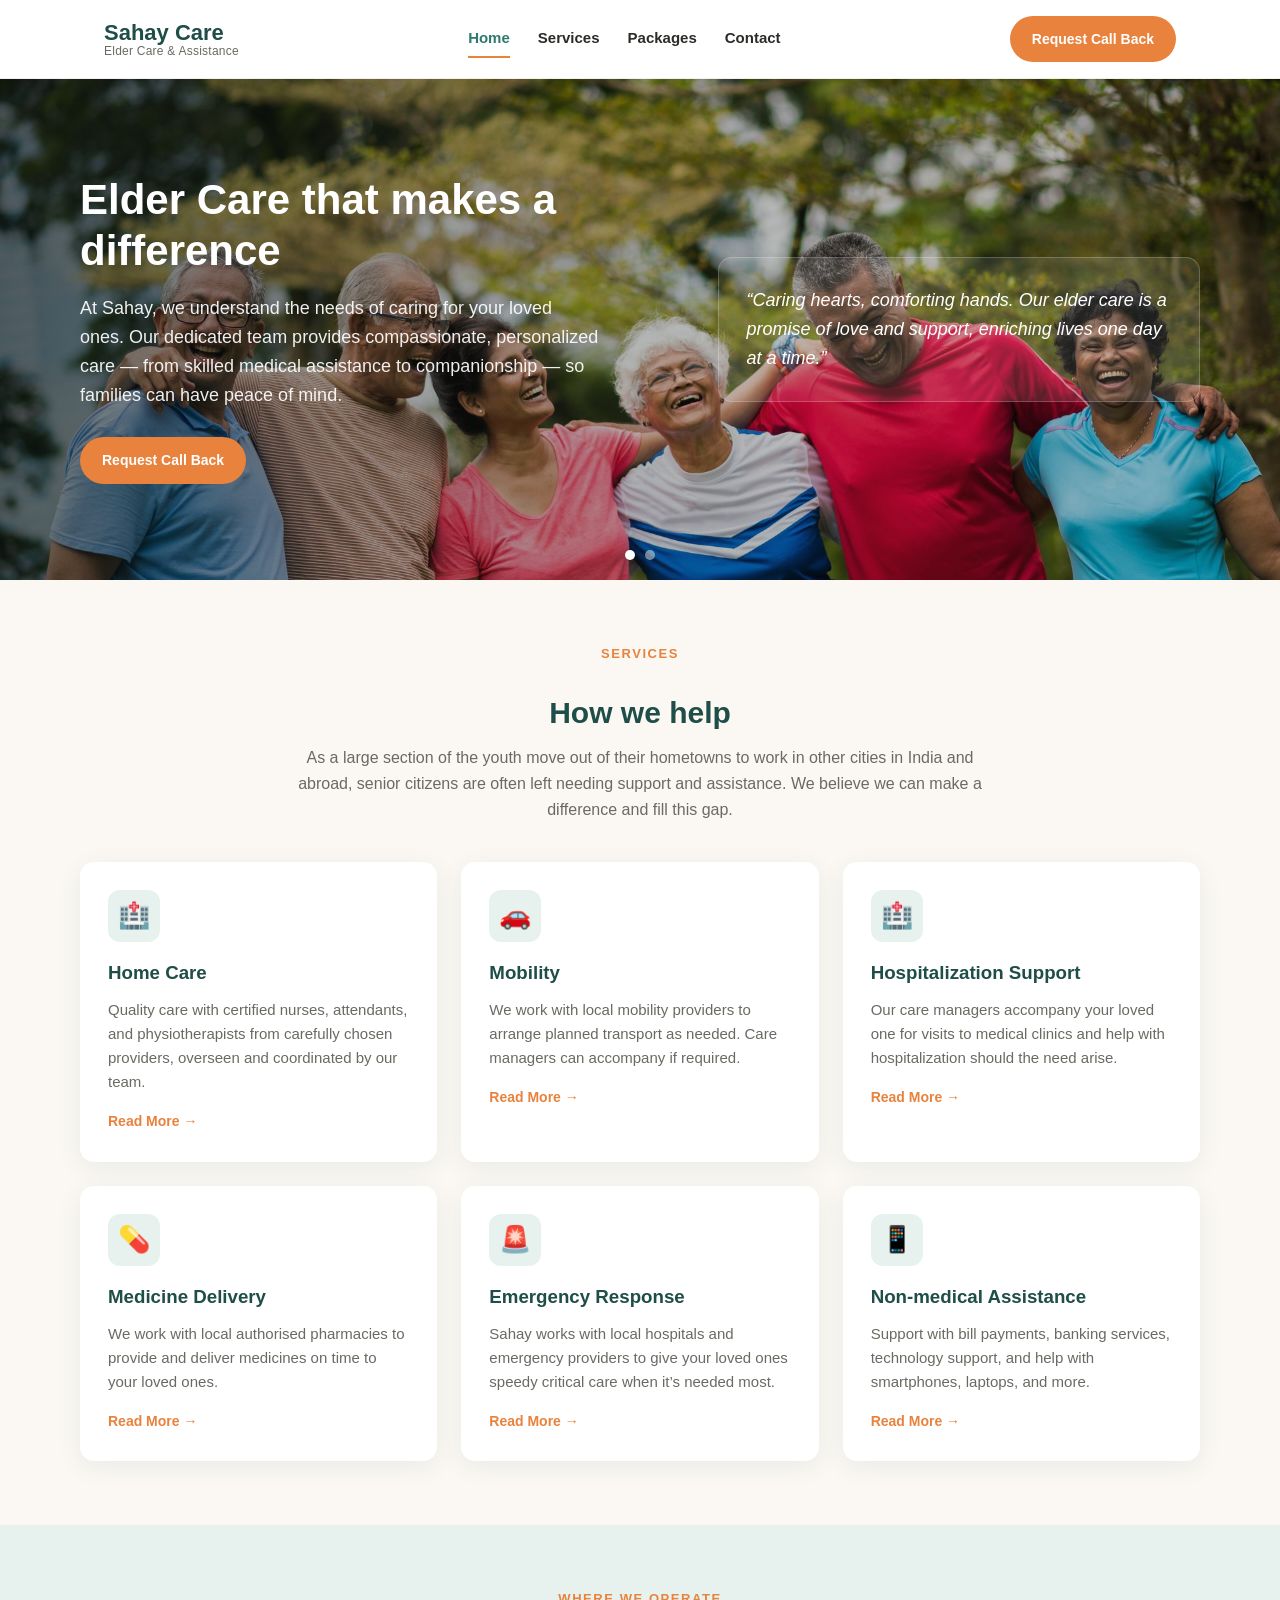
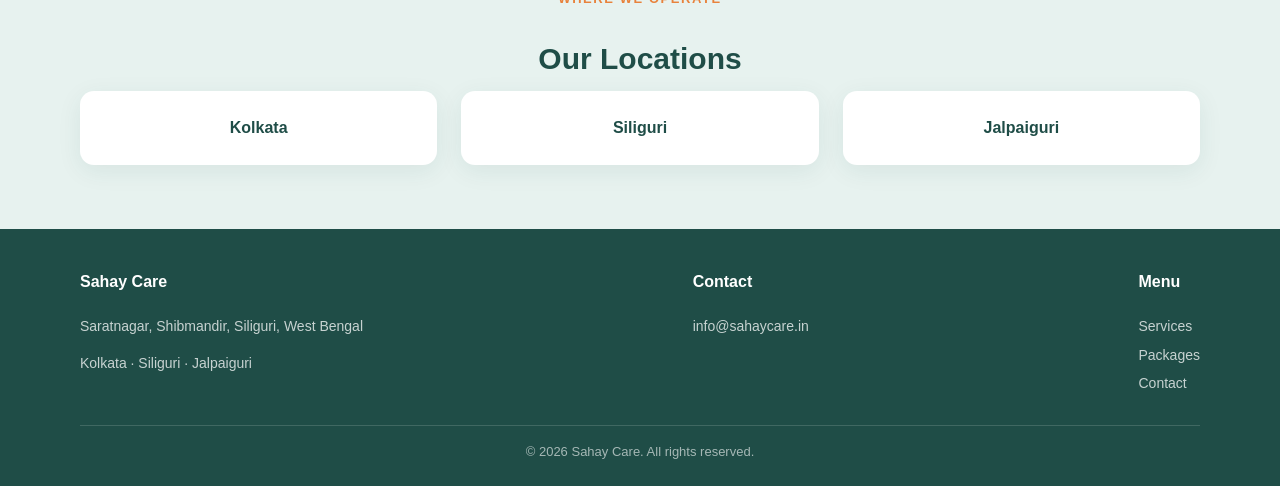
<file: index.html>
<!DOCTYPE html>
<html lang="en">
<head>
<meta charset="UTF-8" />
<meta name="viewport" content="width=device-width, initial-scale=1.0" />
<title>Sahay Care | Elder Care & Medical Assistance | Siliguri, West Bengal</title>
<meta name="description" content="Sahay Care provides compassionate elder care and medical & non-medical assistance in Siliguri, Kolkata and Jalpaiguri, West Bengal." />
<link rel="stylesheet" href="style.css?v=2" />
</head>
<body>

<header class="site-header">
  <div class="nav-wrap">
    <a href="index.html" class="brand">
      <span class="name">Sahay Care</span>
      <span class="tagline">Elder Care &amp; Assistance</span>
    </a>
    <nav class="main-nav">
      <a href="index.html" class="active">Home</a>
      <a href="services.html">Services</a>
      <a href="pricing.html">Packages</a>
      <a href="contact.html">Contact</a>
    </nav>
    <div class="nav-cta">
      <a href="contact.html" class="btn btn-primary">Request Call Back</a>
      <button class="menu-toggle" aria-label="Toggle menu">&#9776;</button>
    </div>
  </div>
</header>

<section class="hero">
  <div class="hero-slides">
    <div class="hero-slide active" style="background-image:url('images/laughter.jpg')"></div>
    <div class="hero-slide" style="background-image:url('images/hospitalization.jpg')"></div>
  </div>
  <div class="hero-overlay"></div>
  <div class="hero-inner">
    <div>
      <h1>Elder Care that makes a difference</h1>
      <p class="lede">At Sahay, we understand the needs of caring for your loved ones. Our dedicated team provides compassionate, personalized care &mdash; from skilled medical assistance to companionship &mdash; so families can have peace of mind.</p>
      <a href="contact.html" class="btn btn-primary">Request Call Back</a>
    </div>
    <div class="quote-card">
      &ldquo;Caring hearts, comforting hands. Our elder care is a promise of love and support, enriching lives one day at a time.&rdquo;
    </div>
  </div>
  <div class="hero-dots">
    <button class="hero-dot active" data-slide="0" aria-label="Show slide 1"></button>
    <button class="hero-dot" data-slide="1" aria-label="Show slide 2"></button>
  </div>
</section>

<section>
  <div class="section-eyebrow">Services</div>
  <h2 class="section-title">How we help</h2>
  <p class="section-lede">As a large section of the youth move out of their hometowns to work in other cities in India and abroad, senior citizens are often left needing support and assistance. We believe we can make a difference and fill this gap.</p>

  <div class="card-grid">
    <div class="card">
      <div class="icon">&#127973;</div>
      <h3>Home Care</h3>
      <p>Quality care with certified nurses, attendants, and physiotherapists from carefully chosen providers, overseen and coordinated by our team.</p>
      <a href="services.html#home-care" class="link">Read More &rarr;</a>
    </div>
    <div class="card">
      <div class="icon">&#128663;</div>
      <h3>Mobility</h3>
      <p>We work with local mobility providers to arrange planned transport as needed. Care managers can accompany if required.</p>
      <a href="services.html#mobility" class="link">Read More &rarr;</a>
    </div>
    <div class="card">
      <div class="icon">&#127973;&#65039;</div>
      <h3>Hospitalization Support</h3>
      <p>Our care managers accompany your loved one for visits to medical clinics and help with hospitalization should the need arise.</p>
      <a href="services.html#hospitalization-support" class="link">Read More &rarr;</a>
    </div>
    <div class="card">
      <div class="icon">&#128138;</div>
      <h3>Medicine Delivery</h3>
      <p>We work with local authorised pharmacies to provide and deliver medicines on time to your loved ones.</p>
      <a href="services.html#medicine-delivery" class="link">Read More &rarr;</a>
    </div>
    <div class="card">
      <div class="icon">&#128680;</div>
      <h3>Emergency Response</h3>
      <p>Sahay works with local hospitals and emergency providers to give your loved ones speedy critical care when it&rsquo;s needed most.</p>
      <a href="services.html#emergency-response" class="link">Read More &rarr;</a>
    </div>
    <div class="card">
      <div class="icon">&#128241;</div>
      <h3>Non-medical Assistance</h3>
      <p>Support with bill payments, banking services, technology support, and help with smartphones, laptops, and more.</p>
      <a href="services.html#non-medical-assistance" class="link">Read More &rarr;</a>
    </div>
  </div>
</section>

<section class="locations">
  <div class="section-eyebrow">Where we operate</div>
  <h2 class="section-title">Our Locations</h2>
  <div class="location-grid">
    <div class="loc"><h4>Kolkata</h4></div>
    <div class="loc"><h4>Siliguri</h4></div>
    <div class="loc"><h4>Jalpaiguri</h4></div>
  </div>
</section>

<footer class="site-footer">
  <div class="footer-inner">
    <div class="col">
      <h4>Sahay Care</h4>
      <p>Saratnagar, Shibmandir, Siliguri, West Bengal</p>
      <p>Kolkata &middot; Siliguri &middot; Jalpaiguri</p>
    </div>
    <div class="col">
      <h4>Contact</h4>
      <a href="mailto:info@sahaycare.in">info@sahaycare.in</a>
    </div>
    <div class="col">
      <h4>Menu</h4>
      <a href="services.html">Services</a>
      <a href="pricing.html">Packages</a>
      <a href="contact.html">Contact</a>
    </div>
  </div>
  <div class="footer-bottom">&copy; <span id="year"></span> Sahay Care. All rights reserved.</div>
</footer>

<script src="script.js?v=2"></script>
<script>document.getElementById("year").textContent = new Date().getFullYear();</script>
</body>
</html>
</file>
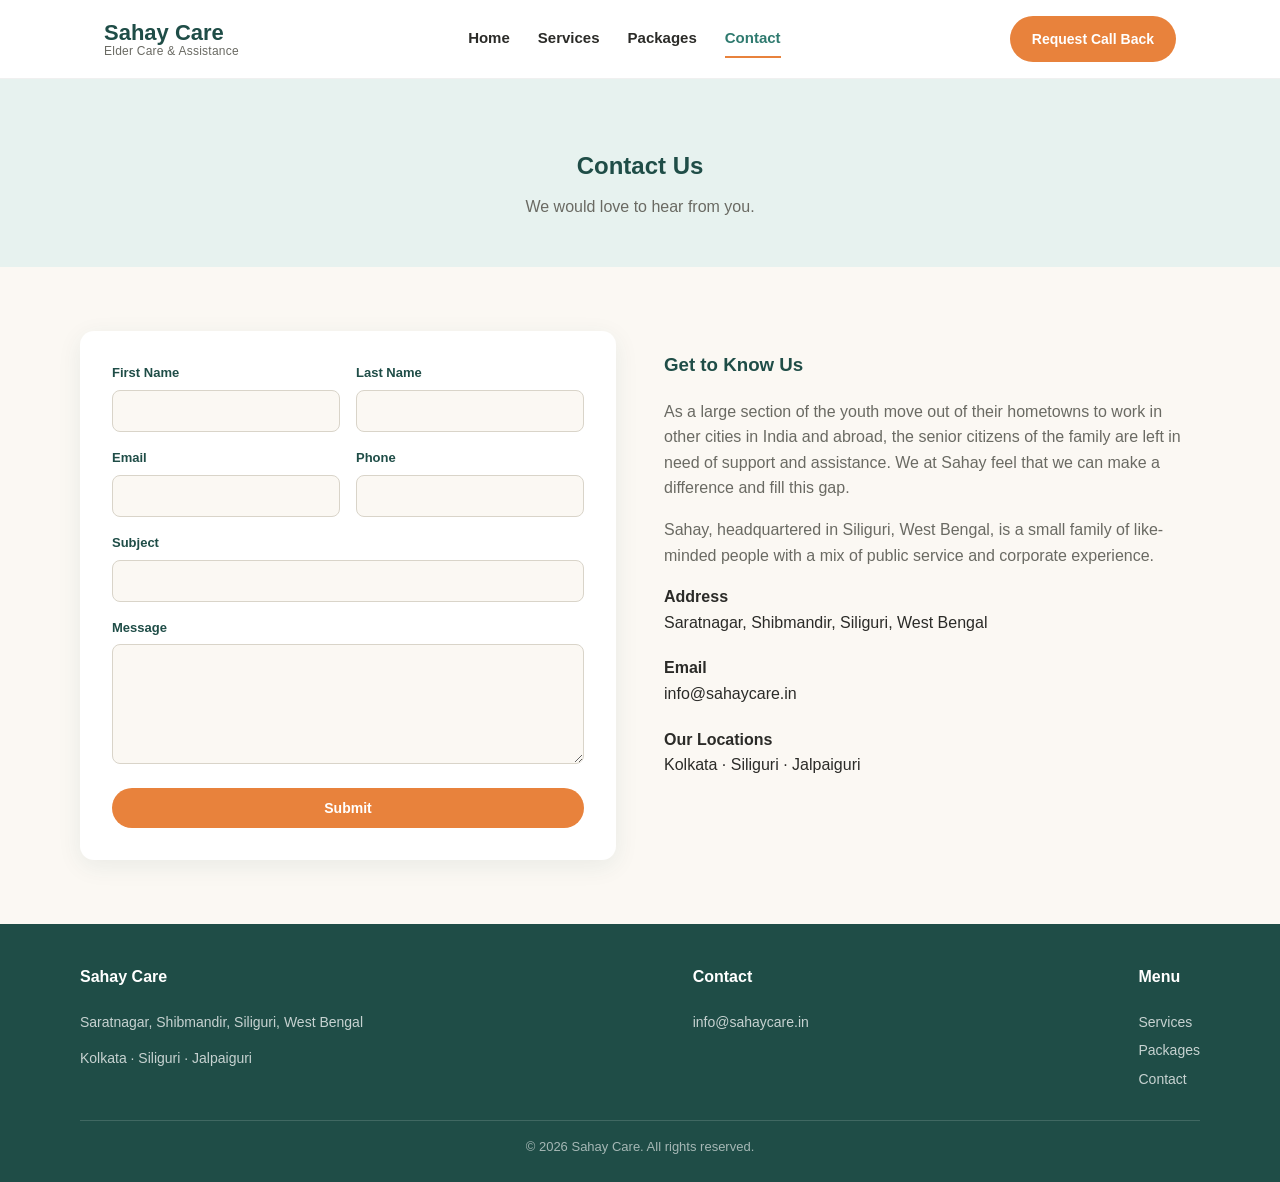
<file: contact.html>
<!DOCTYPE html>
<html lang="en">
<head>
<meta charset="UTF-8" />
<meta name="viewport" content="width=device-width, initial-scale=1.0" />
<title>Contact | Sahay Care</title>
<meta name="description" content="Get in touch with Sahay Care for elder care and medical assistance in Siliguri, Kolkata and Jalpaiguri." />
<link rel="stylesheet" href="style.css?v=2" />
</head>
<body>

<header class="site-header">
  <div class="nav-wrap">
    <a href="index.html" class="brand">
      <span class="name">Sahay Care</span>
      <span class="tagline">Elder Care &amp; Assistance</span>
    </a>
    <nav class="main-nav">
      <a href="index.html">Home</a>
      <a href="services.html">Services</a>
      <a href="pricing.html">Packages</a>
      <a href="contact.html" class="active">Contact</a>
    </nav>
    <div class="nav-cta">
      <a href="contact.html" class="btn btn-primary">Request Call Back</a>
      <button class="menu-toggle" aria-label="Toggle menu">&#9776;</button>
    </div>
  </div>
</header>

<section class="page-hero">
  <h1>Contact Us</h1>
  <p>We would love to hear from you.</p>
</section>

<section>
  <div class="contact-wrap">
    <form class="contact-form" id="contact-form">
      <!-- Get a free Access Key at https://web3forms.com and paste it below -->
      <input type="hidden" name="access_key" value="e7c13be3-dbc7-477a-8908-1d0971899917" />
      <input type="hidden" name="subject" value="New enquiry from Sahay Care website" />
      <input type="checkbox" name="botcheck" style="display:none" />

      <div class="row">
        <div>
          <label for="first_name">First Name</label>
          <input type="text" id="first_name" name="First Name" required />
        </div>
        <div>
          <label for="last_name">Last Name</label>
          <input type="text" id="last_name" name="Last Name" required />
        </div>
      </div>
      <div class="row">
        <div>
          <label for="email">Email</label>
          <input type="email" id="email" name="email" required />
        </div>
        <div>
          <label for="phone">Phone</label>
          <input type="tel" id="phone" name="Phone" />
        </div>
      </div>
      <div>
        <label for="subject_field">Subject</label>
        <input type="text" id="subject_field" name="Subject" />
      </div>
      <div>
        <label for="message">Message</label>
        <textarea id="message" name="Message" required></textarea>
      </div>
      <button type="submit" class="btn btn-primary">Submit</button>
      <div class="form-status" id="form-status"></div>
    </form>

    <div class="info-block">
      <h3>Get to Know Us</h3>
      <p>As a large section of the youth move out of their hometowns to work in other cities in India and abroad, the senior citizens of the family are left in need of support and assistance. We at Sahay feel that we can make a difference and fill this gap.</p>
      <p>Sahay, headquartered in Siliguri, West Bengal, is a small family of like-minded people with a mix of public service and corporate experience.</p>

      <div class="info-item">
        <strong>Address</strong>
        Saratnagar, Shibmandir, Siliguri, West Bengal
      </div>
      <div class="info-item">
        <strong>Email</strong>
        <a href="mailto:info@sahaycare.in">info@sahaycare.in</a>
      </div>
      <div class="info-item">
        <strong>Our Locations</strong>
        Kolkata &middot; Siliguri &middot; Jalpaiguri
      </div>
    </div>
  </div>
</section>

<footer class="site-footer">
  <div class="footer-inner">
    <div class="col">
      <h4>Sahay Care</h4>
      <p>Saratnagar, Shibmandir, Siliguri, West Bengal</p>
      <p>Kolkata &middot; Siliguri &middot; Jalpaiguri</p>
    </div>
    <div class="col">
      <h4>Contact</h4>
      <a href="mailto:info@sahaycare.in">info@sahaycare.in</a>
    </div>
    <div class="col">
      <h4>Menu</h4>
      <a href="services.html">Services</a>
      <a href="pricing.html">Packages</a>
      <a href="contact.html">Contact</a>
    </div>
  </div>
  <div class="footer-bottom">&copy; <span id="year"></span> Sahay Care. All rights reserved.</div>
</footer>

<script src="script.js?v=2"></script>
<script>document.getElementById("year").textContent = new Date().getFullYear();</script>
</body>
</html>
</file>
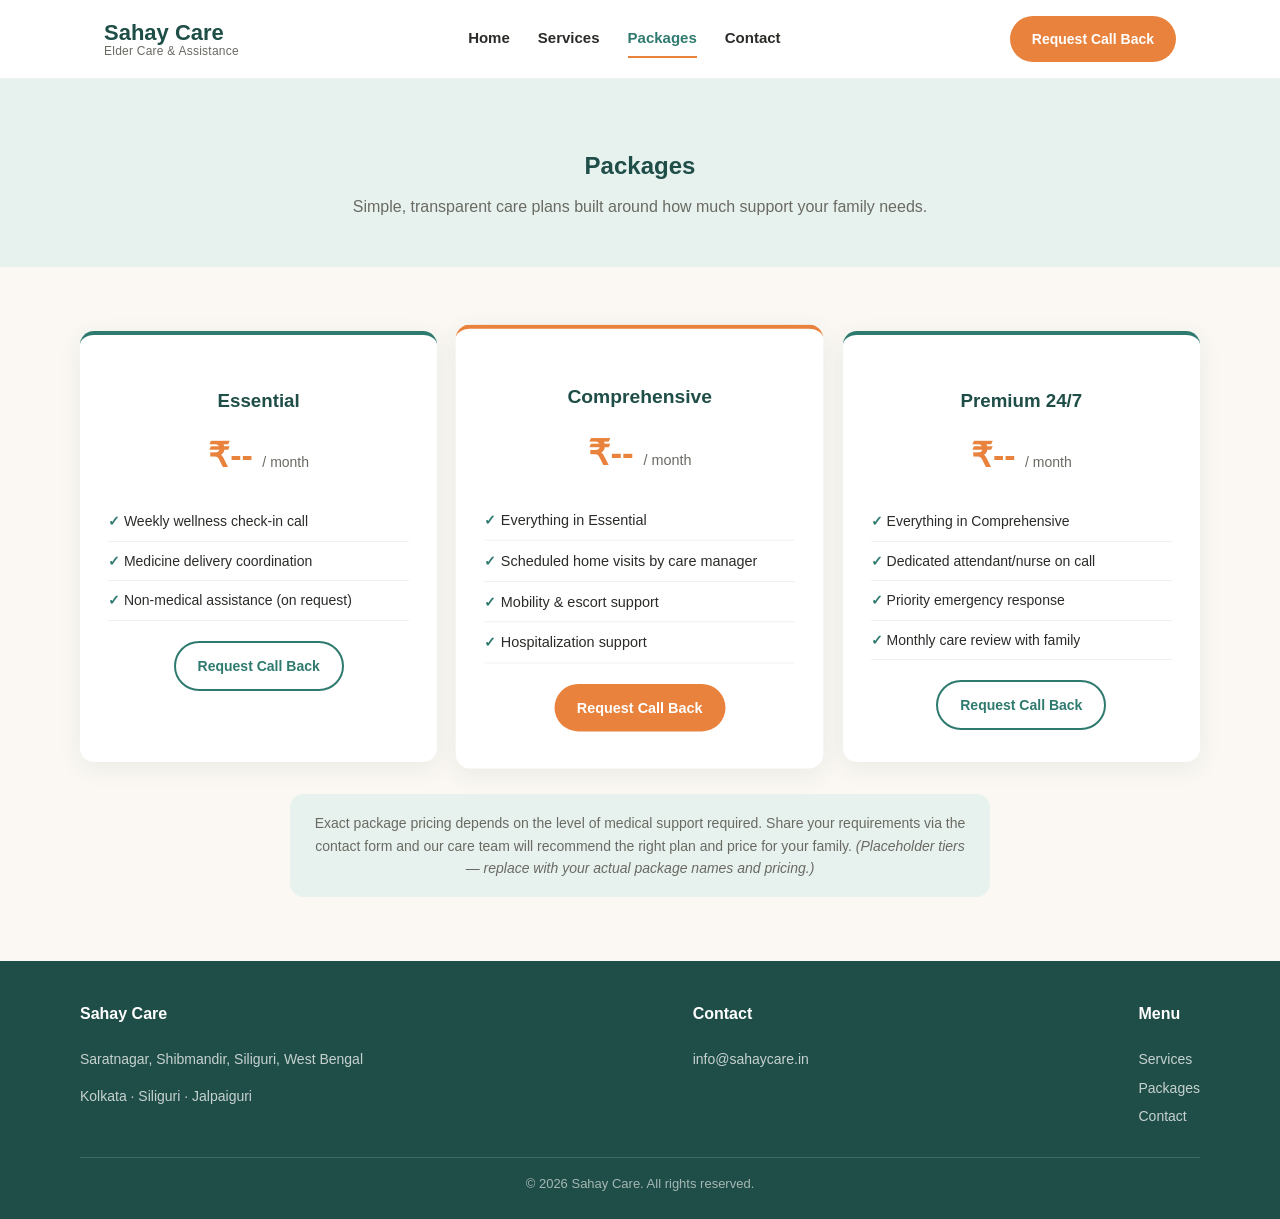
<file: pricing.html>
<!DOCTYPE html>
<html lang="en">
<head>
<meta charset="UTF-8" />
<meta name="viewport" content="width=device-width, initial-scale=1.0" />
<title>Packages | Sahay Care</title>
<meta name="description" content="Elder care packages from Sahay Care, Siliguri." />
<link rel="stylesheet" href="style.css?v=2" />
</head>
<body>

<header class="site-header">
  <div class="nav-wrap">
    <a href="index.html" class="brand">
      <span class="name">Sahay Care</span>
      <span class="tagline">Elder Care &amp; Assistance</span>
    </a>
    <nav class="main-nav">
      <a href="index.html">Home</a>
      <a href="services.html">Services</a>
      <a href="pricing.html" class="active">Packages</a>
      <a href="contact.html">Contact</a>
    </nav>
    <div class="nav-cta">
      <a href="contact.html" class="btn btn-primary">Request Call Back</a>
      <button class="menu-toggle" aria-label="Toggle menu">&#9776;</button>
    </div>
  </div>
</header>

<section class="page-hero">
  <h1>Packages</h1>
  <p>Simple, transparent care plans built around how much support your family needs.</p>
</section>

<section>
  <div class="pricing-grid">
    <div class="price-card">
      <h3>Essential</h3>
      <div class="price">&#8377;-- <span>/ month</span></div>
      <ul>
        <li>Weekly wellness check-in call</li>
        <li>Medicine delivery coordination</li>
        <li>Non-medical assistance (on request)</li>
      </ul>
      <a href="contact.html" class="btn btn-outline">Request Call Back</a>
    </div>
    <div class="price-card featured">
      <h3>Comprehensive</h3>
      <div class="price">&#8377;-- <span>/ month</span></div>
      <ul>
        <li>Everything in Essential</li>
        <li>Scheduled home visits by care manager</li>
        <li>Mobility &amp; escort support</li>
        <li>Hospitalization support</li>
      </ul>
      <a href="contact.html" class="btn btn-primary">Request Call Back</a>
    </div>
    <div class="price-card">
      <h3>Premium 24/7</h3>
      <div class="price">&#8377;-- <span>/ month</span></div>
      <ul>
        <li>Everything in Comprehensive</li>
        <li>Dedicated attendant/nurse on call</li>
        <li>Priority emergency response</li>
        <li>Monthly care review with family</li>
      </ul>
      <a href="contact.html" class="btn btn-outline">Request Call Back</a>
    </div>
  </div>

  <div class="price-note">
    Exact package pricing depends on the level of medical support required. Share your requirements via the contact form and our care team will recommend the right plan and price for your family. <em>(Placeholder tiers &mdash; replace with your actual package names and pricing.)</em>
  </div>
</section>

<footer class="site-footer">
  <div class="footer-inner">
    <div class="col">
      <h4>Sahay Care</h4>
      <p>Saratnagar, Shibmandir, Siliguri, West Bengal</p>
      <p>Kolkata &middot; Siliguri &middot; Jalpaiguri</p>
    </div>
    <div class="col">
      <h4>Contact</h4>
      <a href="mailto:info@sahaycare.in">info@sahaycare.in</a>
    </div>
    <div class="col">
      <h4>Menu</h4>
      <a href="services.html">Services</a>
      <a href="pricing.html">Packages</a>
      <a href="contact.html">Contact</a>
    </div>
  </div>
  <div class="footer-bottom">&copy; <span id="year"></span> Sahay Care. All rights reserved.</div>
</footer>

<script src="script.js?v=2"></script>
<script>document.getElementById("year").textContent = new Date().getFullYear();</script>
</body>
</html>
</file>
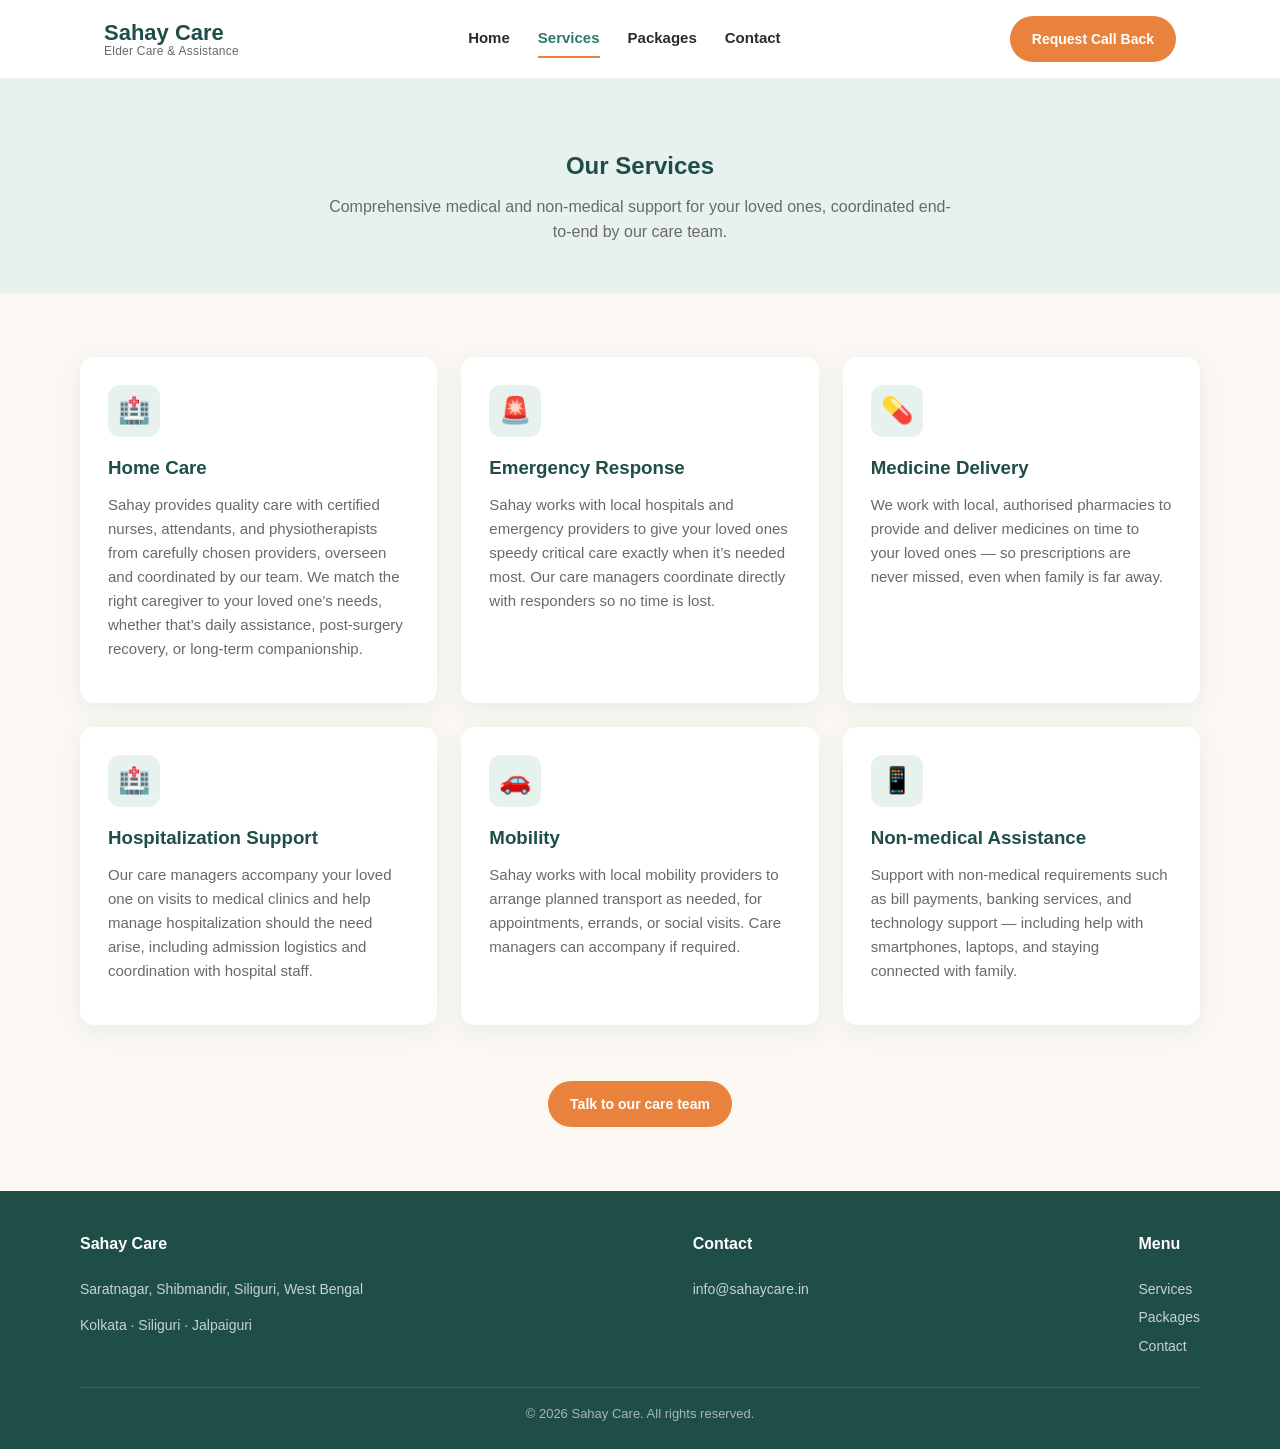
<file: services.html>
<!DOCTYPE html>
<html lang="en">
<head>
<meta charset="UTF-8" />
<meta name="viewport" content="width=device-width, initial-scale=1.0" />
<title>Services | Sahay Care</title>
<meta name="description" content="Home care, mobility support, hospitalization support, medicine delivery, emergency response and non-medical assistance for seniors." />
<link rel="stylesheet" href="style.css?v=2" />
</head>
<body>

<header class="site-header">
  <div class="nav-wrap">
    <a href="index.html" class="brand">
      <span class="name">Sahay Care</span>
      <span class="tagline">Elder Care &amp; Assistance</span>
    </a>
    <nav class="main-nav">
      <a href="index.html">Home</a>
      <a href="services.html" class="active">Services</a>
      <a href="pricing.html">Packages</a>
      <a href="contact.html">Contact</a>
    </nav>
    <div class="nav-cta">
      <a href="contact.html" class="btn btn-primary">Request Call Back</a>
      <button class="menu-toggle" aria-label="Toggle menu">&#9776;</button>
    </div>
  </div>
</header>

<section class="page-hero">
  <h1>Our Services</h1>
  <p>Comprehensive medical and non-medical support for your loved ones, coordinated end-to-end by our care team.</p>
</section>

<section>
  <div class="card-grid" style="margin-bottom:56px;">

    <div class="card" id="home-care">
      <div class="icon">&#127973;</div>
      <h3>Home Care</h3>
      <p>Sahay provides quality care with certified nurses, attendants, and physiotherapists from carefully chosen providers, overseen and coordinated by our team. We match the right caregiver to your loved one&rsquo;s needs, whether that&rsquo;s daily assistance, post-surgery recovery, or long-term companionship.</p>
    </div>

    <div class="card" id="emergency-response">
      <div class="icon">&#128680;</div>
      <h3>Emergency Response</h3>
      <p>Sahay works with local hospitals and emergency providers to give your loved ones speedy critical care exactly when it&rsquo;s needed most. Our care managers coordinate directly with responders so no time is lost.</p>
    </div>

    <div class="card" id="medicine-delivery">
      <div class="icon">&#128138;</div>
      <h3>Medicine Delivery</h3>
      <p>We work with local, authorised pharmacies to provide and deliver medicines on time to your loved ones &mdash; so prescriptions are never missed, even when family is far away.</p>
    </div>

    <div class="card" id="hospitalization-support">
      <div class="icon">&#127973;&#65039;</div>
      <h3>Hospitalization Support</h3>
      <p>Our care managers accompany your loved one on visits to medical clinics and help manage hospitalization should the need arise, including admission logistics and coordination with hospital staff.</p>
    </div>

    <div class="card" id="mobility">
      <div class="icon">&#128663;</div>
      <h3>Mobility</h3>
      <p>Sahay works with local mobility providers to arrange planned transport as needed, for appointments, errands, or social visits. Care managers can accompany if required.</p>
    </div>

    <div class="card" id="non-medical-assistance">
      <div class="icon">&#128241;</div>
      <h3>Non-medical Assistance</h3>
      <p>Support with non-medical requirements such as bill payments, banking services, and technology support &mdash; including help with smartphones, laptops, and staying connected with family.</p>
    </div>

  </div>

  <div style="text-align:center;">
    <a href="contact.html" class="btn btn-primary">Talk to our care team</a>
  </div>
</section>

<footer class="site-footer">
  <div class="footer-inner">
    <div class="col">
      <h4>Sahay Care</h4>
      <p>Saratnagar, Shibmandir, Siliguri, West Bengal</p>
      <p>Kolkata &middot; Siliguri &middot; Jalpaiguri</p>
    </div>
    <div class="col">
      <h4>Contact</h4>
      <a href="mailto:info@sahaycare.in">info@sahaycare.in</a>
    </div>
    <div class="col">
      <h4>Menu</h4>
      <a href="services.html">Services</a>
      <a href="pricing.html">Packages</a>
      <a href="contact.html">Contact</a>
    </div>
  </div>
  <div class="footer-bottom">&copy; <span id="year"></span> Sahay Care. All rights reserved.</div>
</footer>

<script src="script.js?v=2"></script>
<script>document.getElementById("year").textContent = new Date().getFullYear();</script>
</body>
</html>
</file>
<file: style.css>
/* Sahay Care — shared stylesheet */

:root {
  --teal-dark: #1f4d47;
  --teal: #2f7a6f;
  --teal-light: #e7f2ef;
  --orange: #e8823c;
  --cream: #fbf8f3;
  --text: #2b2b28;
  --muted: #6a6a63;
  --white: #ffffff;
  --radius: 14px;
  --shadow: 0 6px 24px rgba(31, 77, 71, 0.08);
}

* { box-sizing: border-box; }

html { scroll-behavior: smooth; }

body {
  margin: 0;
  font-family: "Segoe UI", Roboto, Helvetica, Arial, sans-serif;
  color: var(--text);
  background: var(--cream);
  line-height: 1.6;
}

a { color: inherit; text-decoration: none; }

img { max-width: 100%; display: block; }

.container {
  width: 100%;
  max-width: 1120px;
  margin: 0 auto;
  padding: 0 24px;
}

/* Header */
header.site-header {
  background: var(--white);
  border-bottom: 1px solid rgba(0,0,0,0.06);
  position: sticky;
  top: 0;
  z-index: 100;
}

.nav-wrap {
  display: flex;
  align-items: center;
  justify-content: space-between;
  padding: 16px 24px;
  max-width: 1120px;
  margin: 0 auto;
}

.brand {
  display: flex;
  flex-direction: column;
  line-height: 1.1;
}

.brand .name {
  font-size: 22px;
  font-weight: 700;
  color: var(--teal-dark);
}

.brand .tagline {
  font-size: 12px;
  color: var(--muted);
  letter-spacing: 0.02em;
}

nav.main-nav {
  display: flex;
  align-items: center;
  gap: 28px;
}

nav.main-nav a {
  font-weight: 600;
  color: var(--text);
  font-size: 15px;
  padding: 6px 0;
  border-bottom: 2px solid transparent;
}

nav.main-nav a.active,
nav.main-nav a:hover {
  color: var(--teal);
  border-bottom-color: var(--orange);
}

.btn {
  display: inline-block;
  padding: 12px 22px;
  border-radius: 999px;
  font-weight: 700;
  font-size: 14px;
  cursor: pointer;
  border: none;
}

.btn-primary {
  background: var(--orange);
  color: var(--white);
}

.btn-primary:hover { background: #d6712c; }

.btn-outline {
  background: transparent;
  border: 2px solid var(--teal);
  color: var(--teal);
}

.nav-cta { display: flex; align-items: center; gap: 16px; }

.menu-toggle {
  display: none;
  background: none;
  border: none;
  font-size: 26px;
  color: var(--teal-dark);
  cursor: pointer;
}

/* Hero */
.hero {
  position: relative;
  color: var(--white);
  padding: 96px 24px;
  overflow: hidden;
  min-height: 460px;
  display: flex;
  align-items: center;
}

.hero-slides {
  position: absolute;
  inset: 0;
  z-index: 0;
}

.hero-slide {
  position: absolute;
  inset: 0;
  background-size: cover;
  background-position: center;
  opacity: 0;
  transition: opacity 1.4s ease-in-out;
}

.hero-slide.active { opacity: 1; }

.hero-overlay {
  position: absolute;
  inset: 0;
  z-index: 1;
  /* Light darkening only, so the photo carousel stays visible behind the text */
  background: linear-gradient(100deg, rgba(10,20,18,0.58) 0%, rgba(10,20,18,0.32) 45%, rgba(10,20,18,0.15) 100%);
}

.hero-dots {
  position: absolute;
  bottom: 20px;
  left: 0;
  right: 0;
  z-index: 2;
  display: flex;
  justify-content: center;
  gap: 10px;
}

.hero-dot {
  width: 10px;
  height: 10px;
  border-radius: 50%;
  border: none;
  background: rgba(255,255,255,0.45);
  cursor: pointer;
  padding: 0;
}

.hero-dot.active { background: var(--white); }

.hero-inner {
  position: relative;
  z-index: 2;
  max-width: 1120px;
  margin: 0 auto;
  width: 100%;
  display: grid;
  grid-template-columns: 1.1fr 0.9fr;
  gap: 48px;
  align-items: center;
}

.hero h1 {
  font-size: 42px;
  line-height: 1.2;
  margin: 0 0 16px;
}

.hero p.lede {
  font-size: 18px;
  opacity: 0.92;
  margin-bottom: 28px;
  max-width: 520px;
}

.quote-card {
  background: rgba(255,255,255,0.1);
  border: 1px solid rgba(255,255,255,0.2);
  border-radius: var(--radius);
  padding: 28px;
  font-style: italic;
  font-size: 18px;
}

/* Sections */
section { padding: 64px 24px; }

.section-title {
  text-align: center;
  font-size: 30px;
  color: var(--teal-dark);
  margin-bottom: 8px;
}

.section-eyebrow {
  text-align: center;
  text-transform: uppercase;
  letter-spacing: 0.12em;
  font-size: 13px;
  color: var(--orange);
  font-weight: 700;
  margin-bottom: 8px;
}

.section-lede {
  text-align: center;
  max-width: 700px;
  margin: 0 auto 40px;
  color: var(--muted);
}

/* Cards grid */
.card-grid {
  max-width: 1120px;
  margin: 0 auto;
  display: grid;
  grid-template-columns: repeat(3, 1fr);
  gap: 24px;
}

.card {
  background: var(--white);
  border-radius: var(--radius);
  padding: 28px;
  box-shadow: var(--shadow);
  transition: transform .15s ease;
}

.card:hover { transform: translateY(-4px); }

.card .icon {
  width: 52px;
  height: 52px;
  border-radius: 12px;
  background: var(--teal-light);
  display: flex;
  align-items: center;
  justify-content: center;
  font-size: 26px;
  margin-bottom: 16px;
}

.card h3 { margin: 0 0 10px; color: var(--teal-dark); }
.card p { color: var(--muted); font-size: 15px; margin: 0 0 14px; }
.card .link { font-weight: 700; color: var(--orange); font-size: 14px; }

/* Locations */
.locations {
  background: var(--teal-light);
}

.location-grid {
  max-width: 1120px;
  margin: 0 auto;
  display: grid;
  grid-template-columns: repeat(3, 1fr);
  gap: 24px;
  text-align: center;
}

.location-grid .loc {
  background: var(--white);
  border-radius: var(--radius);
  padding: 24px;
  box-shadow: var(--shadow);
}

.location-grid .loc h4 { color: var(--teal-dark); margin: 0; }

/* Pricing */
.pricing-grid {
  max-width: 1120px;
  margin: 0 auto;
  display: grid;
  grid-template-columns: repeat(3, 1fr);
  gap: 24px;
}

.price-card {
  background: var(--white);
  border-radius: var(--radius);
  box-shadow: var(--shadow);
  padding: 32px 28px;
  text-align: center;
  border-top: 4px solid var(--teal);
}

.price-card.featured { border-top-color: var(--orange); transform: scale(1.03); }

.price-card h3 { color: var(--teal-dark); margin-bottom: 4px; }
.price-card .price { font-size: 34px; font-weight: 800; color: var(--orange); margin: 12px 0; }
.price-card .price span { font-size: 14px; font-weight: 500; color: var(--muted); }

.price-card ul { list-style: none; padding: 0; margin: 20px 0; text-align: left; }
.price-card ul li { padding: 8px 0; border-bottom: 1px solid rgba(0,0,0,0.06); font-size: 14px; color: var(--text); }
.price-card ul li::before { content: "\2713  "; color: var(--teal); font-weight: 700; }

.price-note {
  max-width: 700px;
  margin: 32px auto 0;
  text-align: center;
  color: var(--muted);
  font-size: 14px;
  background: var(--teal-light);
  border-radius: var(--radius);
  padding: 18px 22px;
}

/* Contact */
.contact-wrap {
  max-width: 1120px;
  margin: 0 auto;
  display: grid;
  grid-template-columns: 1fr 1fr;
  gap: 48px;
}

form.contact-form {
  background: var(--white);
  padding: 32px;
  border-radius: var(--radius);
  box-shadow: var(--shadow);
  display: grid;
  gap: 16px;
}

form.contact-form .row { display: grid; grid-template-columns: 1fr 1fr; gap: 16px; }

label { font-size: 13px; font-weight: 700; color: var(--teal-dark); margin-bottom: 6px; display: block; }

input, textarea {
  width: 100%;
  padding: 12px 14px;
  border-radius: 8px;
  border: 1px solid #d9d4c9;
  font-family: inherit;
  font-size: 14px;
  background: var(--cream);
}

textarea { min-height: 120px; resize: vertical; }

.info-block h3 { color: var(--teal-dark); }
.info-block p { color: var(--muted); }
.info-block .info-item { margin-bottom: 20px; }
.info-block .info-item strong { display: block; color: var(--text); }

.form-status { font-size: 14px; margin-top: 6px; display: none; }
.form-status.success { color: var(--teal); display: block; }
.form-status.error { color: #b8452f; display: block; }

/* Footer */
footer.site-footer {
  background: var(--teal-dark);
  color: rgba(255,255,255,0.85);
  padding: 40px 24px 24px;
}

.footer-inner {
  max-width: 1120px;
  margin: 0 auto;
  display: flex;
  justify-content: space-between;
  flex-wrap: wrap;
  gap: 24px;
}

.footer-inner .col h4 { color: var(--white); margin-top: 0; }
.footer-inner .col p, .footer-inner .col a { color: rgba(255,255,255,0.75); font-size: 14px; display:block; margin-bottom: 6px; }

.footer-bottom {
  max-width: 1120px;
  margin: 24px auto 0;
  border-top: 1px solid rgba(255,255,255,0.15);
  padding-top: 16px;
  font-size: 13px;
  text-align: center;
  color: rgba(255,255,255,0.6);
}

/* Service detail hero */
.page-hero {
  background: var(--teal-light);
  padding: 48px 24px;
  text-align: center;
}

.page-hero h1 { color: var(--teal-dark); margin-bottom: 8px; }
.page-hero p { color: var(--muted); max-width: 640px; margin: 0 auto; }

/* Responsive */
@media (max-width: 860px) {
  nav.main-nav, .nav-cta .btn-outline { display: none; }
  .menu-toggle { display: block; }
  .hero-inner { grid-template-columns: 1fr; }
  .card-grid, .location-grid, .pricing-grid { grid-template-columns: 1fr; }
  .contact-wrap { grid-template-columns: 1fr; }
  form.contact-form .row { grid-template-columns: 1fr; }
  .hero h1 { font-size: 32px; }
}
</file>
